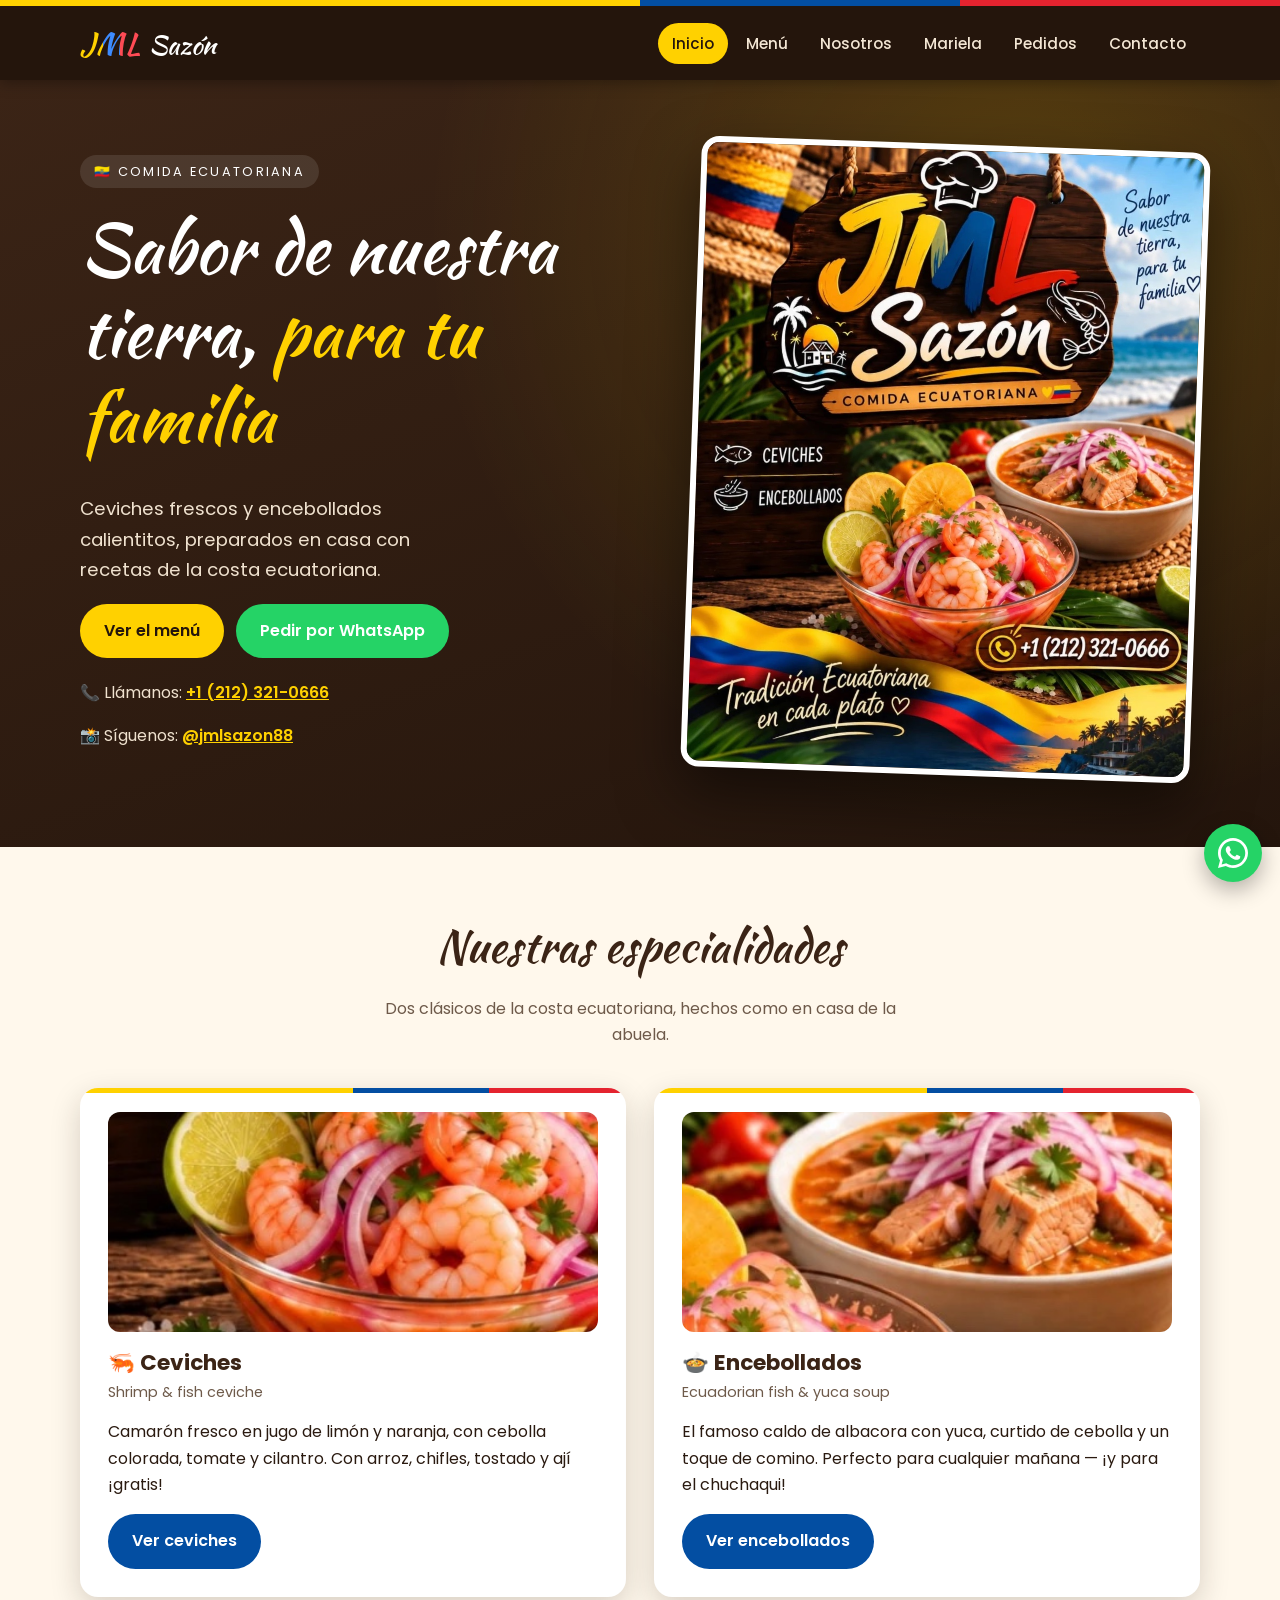
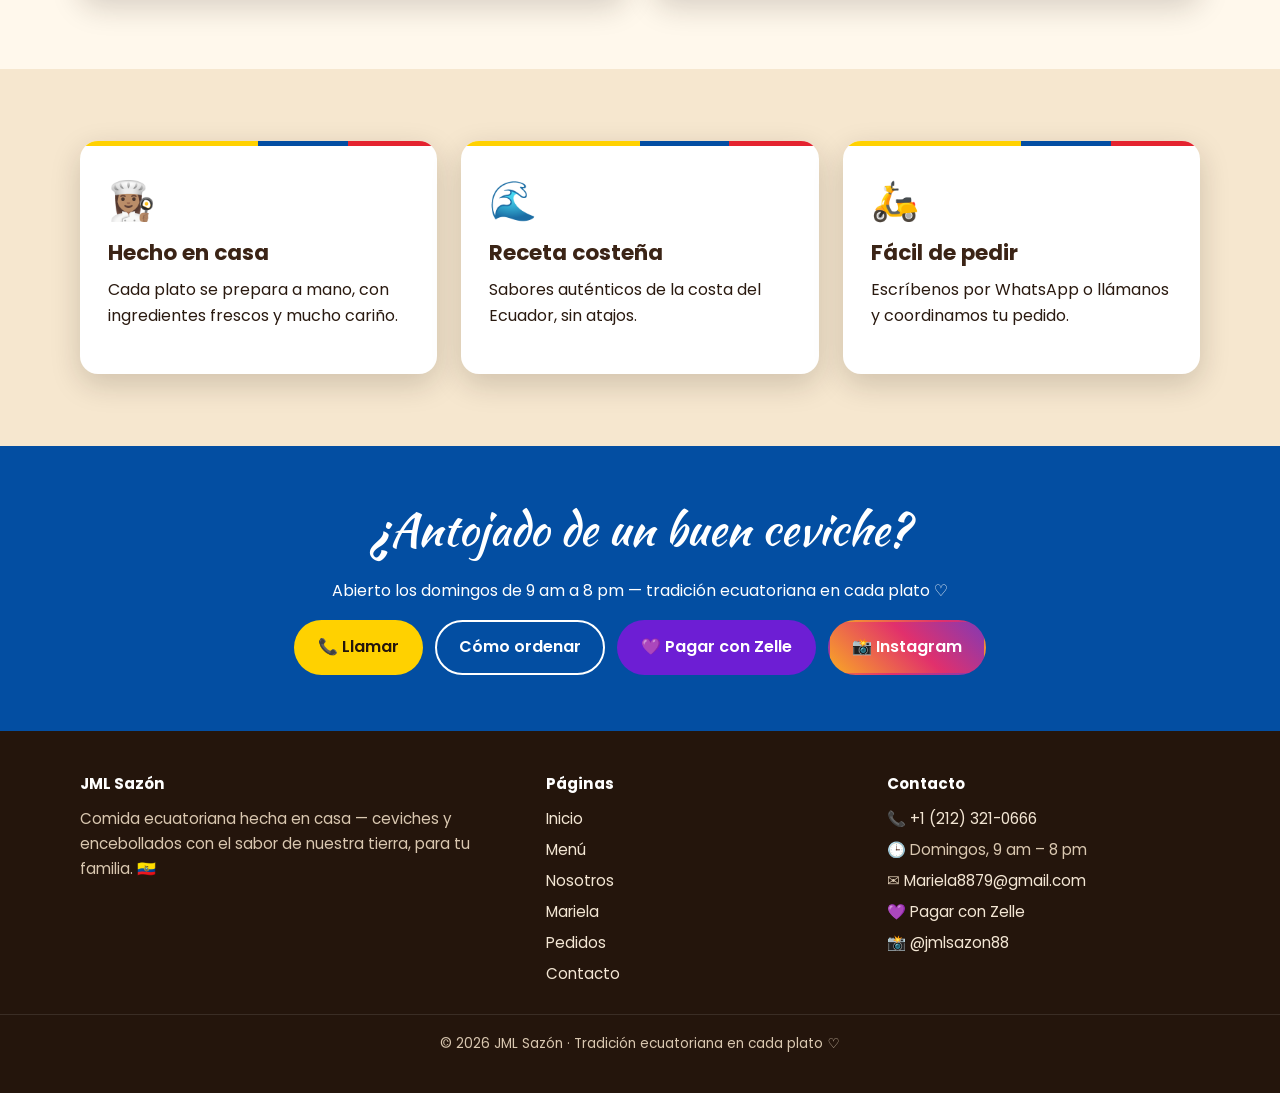
<file: index.html>
<!DOCTYPE html>
<html lang="es">
<head>
  <meta charset="UTF-8">
  <meta name="viewport" content="width=device-width, initial-scale=1">
  <title>JML Sazón | Comida Ecuatoriana – Ceviches y Encebollados</title>
  <meta name="description" content="JML Sazón: ceviches y encebollados ecuatorianos hechos en casa. Sabor de nuestra tierra, para tu familia.">
  <meta property="og:title" content="JML Sazón – Comida Ecuatoriana">
  <meta property="og:description" content="Ceviches y encebollados ecuatorianos hechos en casa.">
  <meta property="og:image" content="images/flyer.jpg">
  <link rel="icon" href="data:image/svg+xml,<svg xmlns='http://www.w3.org/2000/svg' viewBox='0 0 100 100'><text y='.9em' font-size='90'>🦐</text></svg>">
  <link rel="preconnect" href="https://fonts.googleapis.com">
  <link rel="preconnect" href="https://fonts.gstatic.com" crossorigin>
  <link href="https://fonts.googleapis.com/css2?family=Kaushan+Script&family=Poppins:wght@400;500;600;700&display=swap" rel="stylesheet">
  <link rel="stylesheet" href="css/styles.css">
  <script src="js/site.js" defer></script>
</head>
<body>
  <header class="site-header"></header>

  <main>
    <section class="hero">
      <div class="container hero-grid">
        <div>
          <span class="eyebrow">🇪🇨 Comida Ecuatoriana</span>
          <h1>Sabor de nuestra tierra, <span class="accent">para tu familia</span></h1>
          <p class="lead">Ceviches frescos y encebollados calientitos, preparados en casa con recetas de la costa ecuatoriana.</p>
          <div class="btn-row">
            <a class="btn btn-primary" href="menu.html">Ver el menú</a>
            <a class="btn btn-whatsapp" data-whatsapp href="pedidos.html">Pedir por WhatsApp</a>
          </div>
          <p style="margin-top:22px;color:#f0e2cf">📞 Llámanos: <a data-phone href="tel:+12123210666" style="color:#ffd100;font-weight:600">+1 (212) 321-0666</a></p>
          <p data-instagram-wrap style="margin-top:4px;color:#f0e2cf">📸 Síguenos: <a data-instagram href="https://www.instagram.com/jmlsazon88/" style="color:#ffd100;font-weight:600">@jmlsazon88</a></p>
        </div>
        <img class="hero-flyer" src="images/flyer.jpg" width="920" height="1146"
             alt="Flyer de JML Sazón, comida ecuatoriana: ceviche de camarón y encebollado de pescado.">
      </div>
    </section>

    <section class="section">
      <div class="container">
        <div class="section-title">
          <h2>Nuestras especialidades</h2>
          <p>Dos clásicos de la costa ecuatoriana, hechos como en casa de la abuela.</p>
        </div>
        <div class="grid-2">
          <article class="card">
            <div class="dish-photo ceviche" role="img" aria-label="Ceviche de camarón"></div>
            <h3>🦐 Ceviches</h3>
            <p class="sub">Shrimp & fish ceviche</p>
            <p>Camarón fresco en jugo de limón y naranja, con cebolla colorada, tomate y cilantro. Con arroz, chifles, tostado y ají ¡gratis!</p>
            <a class="btn btn-blue" href="menu.html#ceviches">Ver ceviches</a>
          </article>
          <article class="card">
            <div class="dish-photo encebollado" role="img" aria-label="Encebollado de pescado"></div>
            <h3>🍲 Encebollados</h3>
            <p class="sub">Ecuadorian fish & yuca soup</p>
            <p>El famoso caldo de albacora con yuca, curtido de cebolla y un toque de comino. Perfecto para cualquier mañana — ¡y para el chuchaqui!</p>
            <a class="btn btn-blue" href="menu.html#encebollados">Ver encebollados</a>
          </article>
        </div>
      </div>
    </section>

    <section class="section section-alt">
      <div class="container grid-3">
        <div class="card">
          <div class="icon">👩🏽‍🍳</div>
          <h3>Hecho en casa</h3>
          <p>Cada plato se prepara a mano, con ingredientes frescos y mucho cariño.</p>
        </div>
        <div class="card">
          <div class="icon">🌊</div>
          <h3>Receta costeña</h3>
          <p>Sabores auténticos de la costa del Ecuador, sin atajos.</p>
        </div>
        <div class="card">
          <div class="icon">🛵</div>
          <h3>Fácil de pedir</h3>
          <p>Escríbenos por WhatsApp o llámanos y coordinamos tu pedido.</p>
        </div>
      </div>
    </section>

    <section class="cta-band">
      <div class="container">
        <h2>¿Antojado de un buen ceviche?</h2>
        <p>Abierto los domingos de 9 am a 8 pm — tradición ecuatoriana en cada plato ♡</p>
        <div class="btn-row">
          <a class="btn btn-primary" data-phone data-keep-text="1" href="tel:+12123210666">📞 Llamar</a>
          <a class="btn btn-outline" href="pedidos.html">Cómo ordenar</a>
          <a class="btn btn-zelle" href="pedidos.html#zelle">💜 Pagar con Zelle</a>
          <a class="btn btn-instagram" data-instagram data-keep-text="1" data-instagram-wrap href="https://www.instagram.com/jmlsazon88/">📸 Instagram</a>
        </div>
      </div>
    </section>
  </main>

  <footer class="site-footer"></footer>
</body>
</html>
</file>
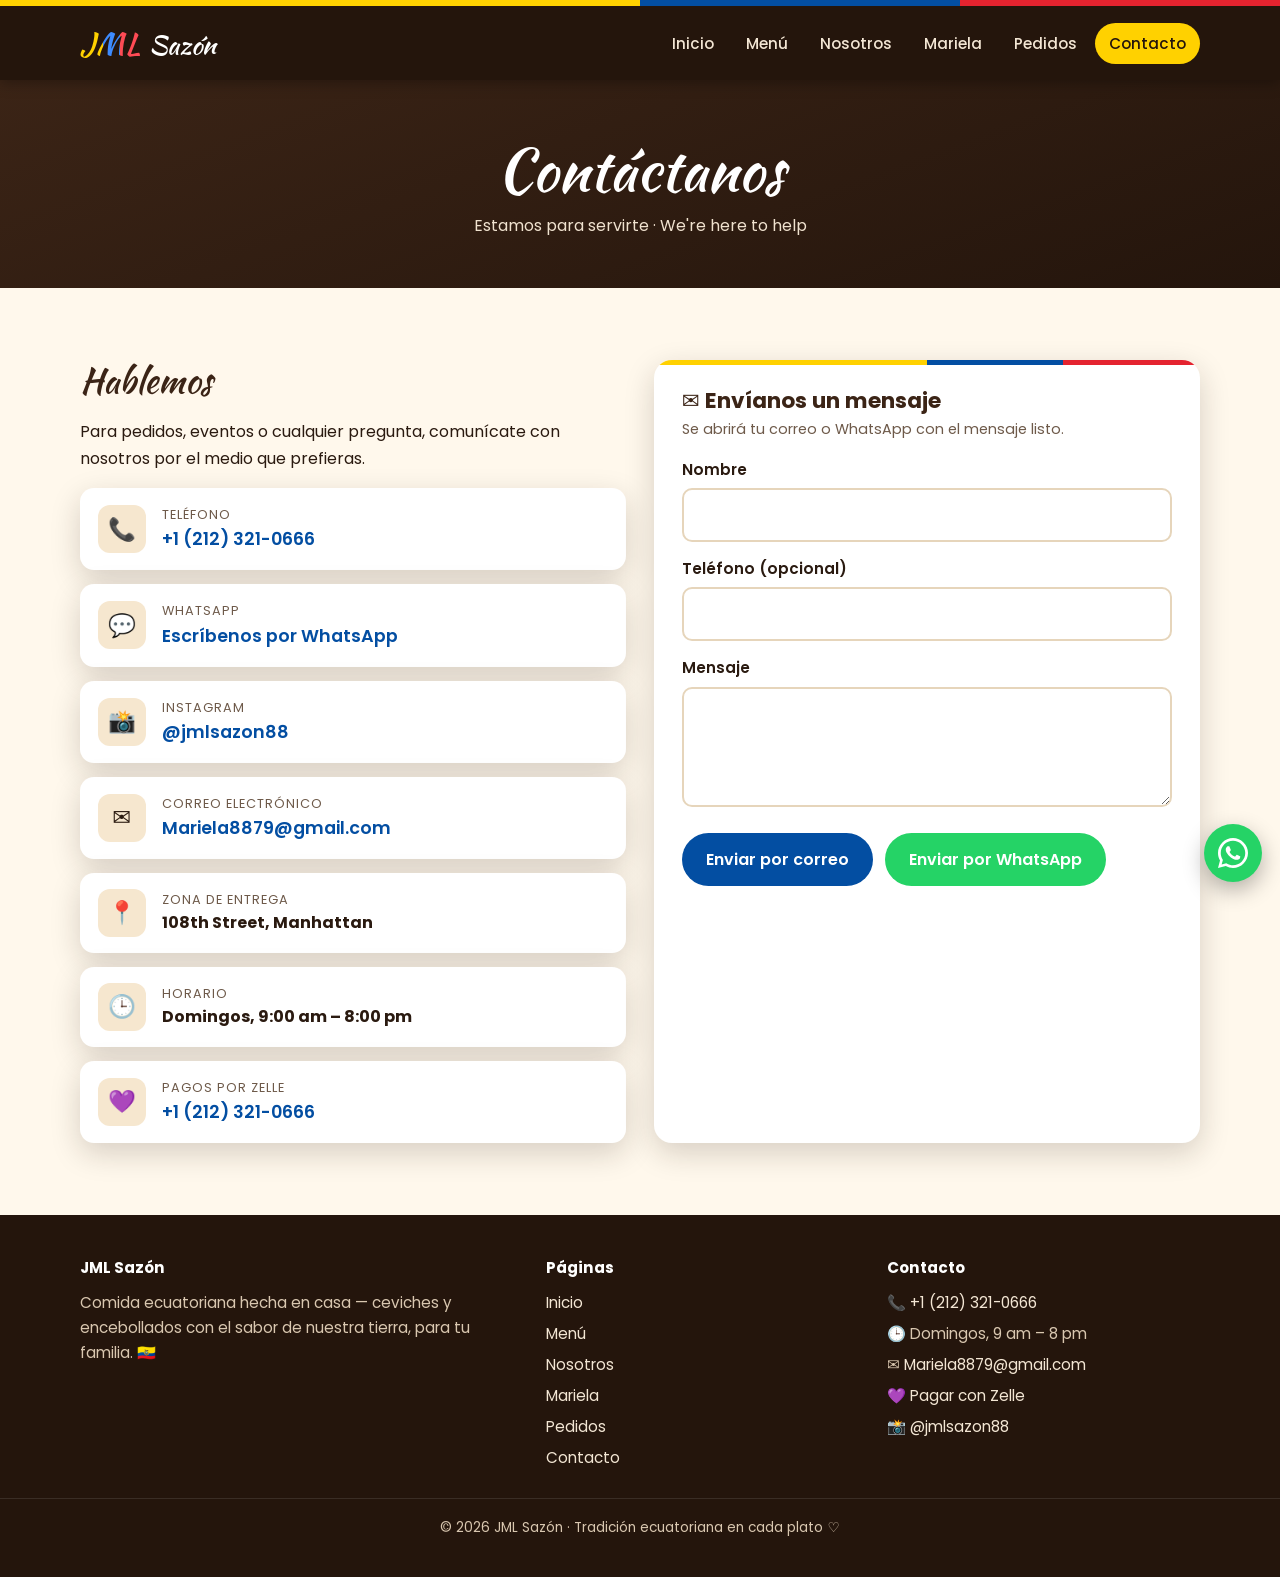
<file: contacto.html>
<!DOCTYPE html>
<html lang="es">
<head>
  <meta charset="UTF-8">
  <meta name="viewport" content="width=device-width, initial-scale=1">
  <title>Contacto | JML Sazón</title>
  <meta name="description" content="Contacta a JML Sazón por teléfono, WhatsApp o correo electrónico.">
  <link rel="icon" href="data:image/svg+xml,<svg xmlns='http://www.w3.org/2000/svg' viewBox='0 0 100 100'><text y='.9em' font-size='90'>🦐</text></svg>">
  <link rel="preconnect" href="https://fonts.googleapis.com">
  <link rel="preconnect" href="https://fonts.gstatic.com" crossorigin>
  <link href="https://fonts.googleapis.com/css2?family=Kaushan+Script&family=Poppins:wght@400;500;600;700&display=swap" rel="stylesheet">
  <link rel="stylesheet" href="css/styles.css">
  <script src="js/site.js" defer></script>
</head>
<body>
  <header class="site-header"></header>

  <main>
    <section class="page-banner">
      <div class="container">
        <h1>Contáctanos</h1>
        <p>Estamos para servirte · We're here to help</p>
      </div>
    </section>

    <section class="section">
      <div class="container grid-2">
        <div>
          <h2 style="font-family:var(--script);font-weight:400;font-size:2.2rem;color:var(--wood)">Hablemos</h2>
          <p>Para pedidos, eventos o cualquier pregunta, comunícate con nosotros por el medio que prefieras.</p>
          <ul class="contact-list">
            <li>
              <span class="ico">📞</span>
              <div><small>Teléfono</small><a data-phone href="tel:+12123210666">+1 (212) 321-0666</a></div>
            </li>
            <li>
              <span class="ico">💬</span>
              <div><small>WhatsApp</small><a data-whatsapp href="#">Escríbenos por WhatsApp</a></div>
            </li>
            <li data-instagram-wrap>
              <span class="ico">📸</span>
              <div><small>Instagram</small><a data-instagram href="https://www.instagram.com/jmlsazon88/">@jmlsazon88</a></div>
            </li>
            <li>
              <span class="ico">✉️</span>
              <div><small>Correo electrónico</small><a data-email href="mailto:Mariela8879@gmail.com">Mariela8879@gmail.com</a></div>
            </li>
            <li>
              <span class="ico">📍</span>
              <div><small>Zona de entrega</small><strong data-area>108th Street, Manhattan</strong></div>
            </li>
            <li>
              <span class="ico">🕒</span>
              <div><small>Horario</small><strong>Domingos, 9:00 am – 8:00 pm</strong></div>
            </li>
            <li>
              <span class="ico">💜</span>
              <div><small>Pagos por Zelle</small><a href="pedidos.html#zelle"><span data-zelle-phone>+1 (212) 321-0666</span></a></div>
            </li>
          </ul>
        </div>

        <div class="card">
          <h3>✉️ Envíanos un mensaje</h3>
          <p class="sub">Se abrirá tu correo o WhatsApp con el mensaje listo.</p>
          <form data-send="email">
            <label for="c-nombre">Nombre</label>
            <input id="c-nombre" name="Nombre" required autocomplete="name">

            <label for="c-tel">Teléfono (opcional)</label>
            <input id="c-tel" name="Teléfono" type="tel" autocomplete="tel">

            <label for="c-msg">Mensaje</label>
            <textarea id="c-msg" name="Mensaje" required></textarea>

            <div class="btn-row">
              <button class="btn btn-blue" type="submit" value="email">Enviar por correo</button>
              <button class="btn btn-whatsapp" type="submit" value="whatsapp">Enviar por WhatsApp</button>
            </div>
          </form>
        </div>
      </div>
    </section>
  </main>

  <footer class="site-footer"></footer>
</body>
</html>
</file>
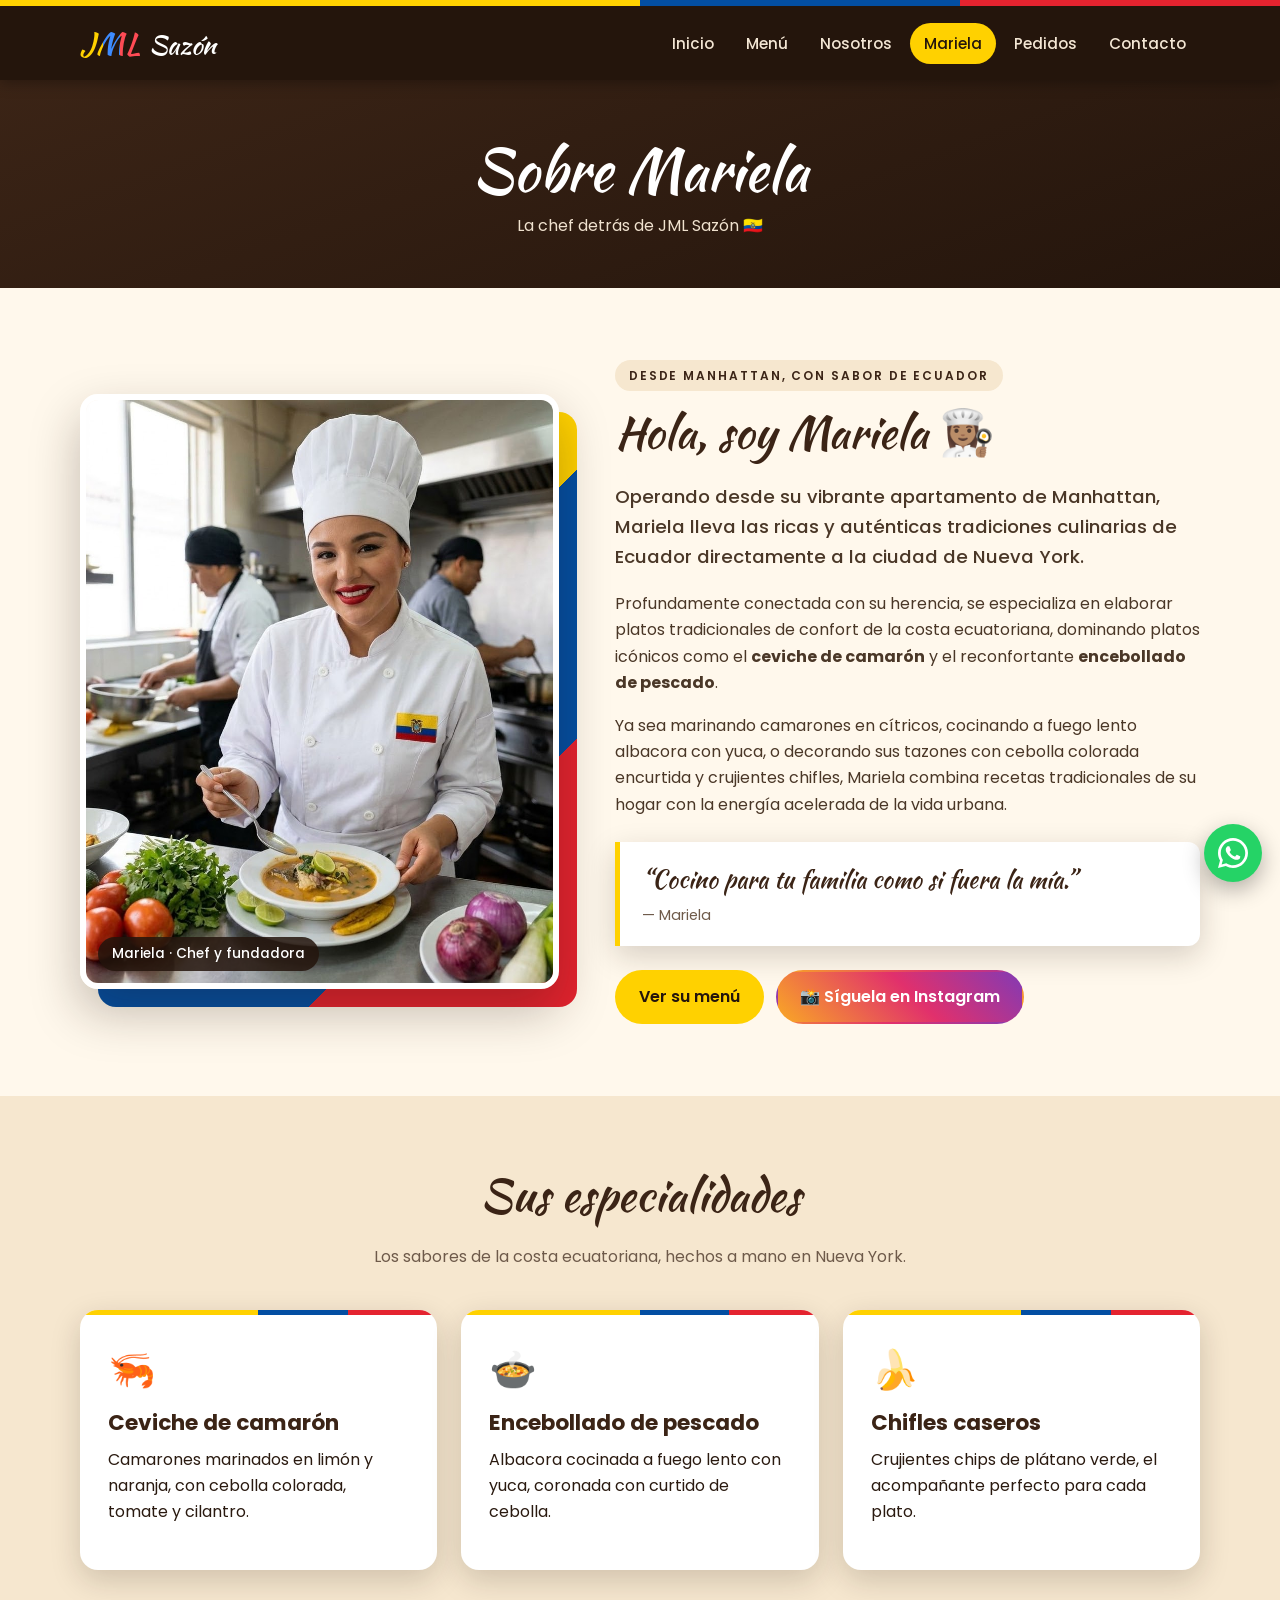
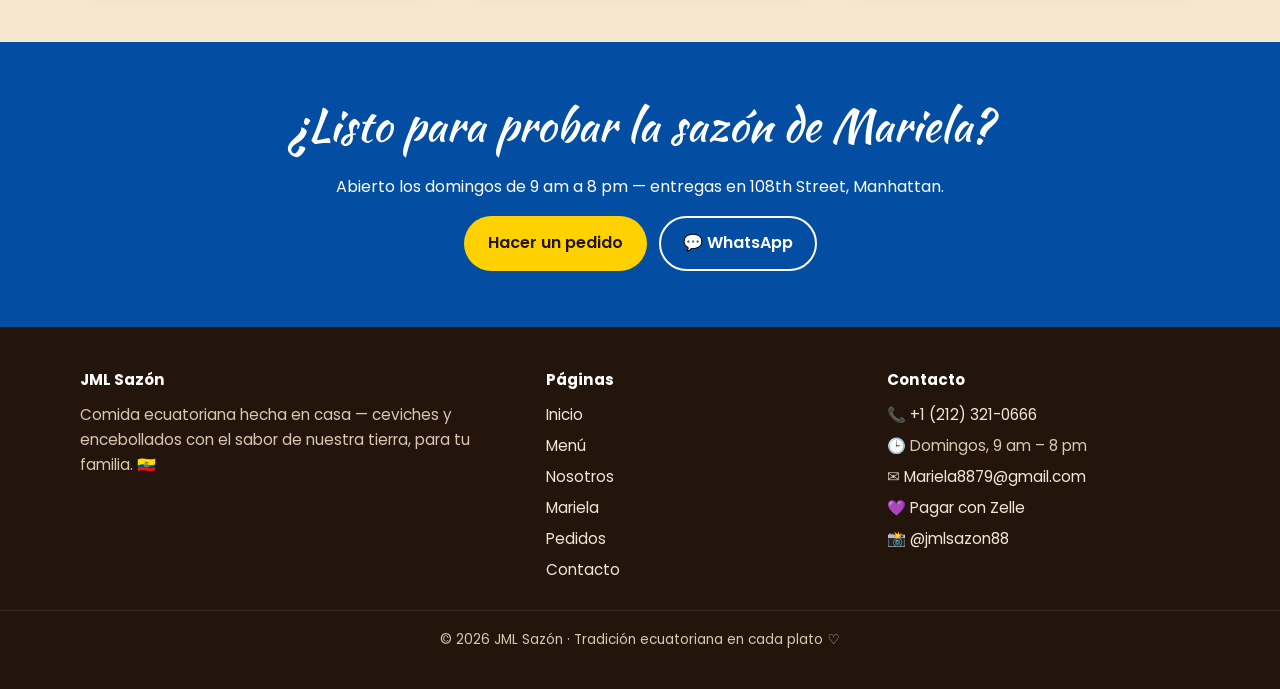
<file: mariela.html>
<!DOCTYPE html>
<html lang="es">
<head>
  <meta charset="UTF-8">
  <meta name="viewport" content="width=device-width, initial-scale=1">
  <title>Sobre Mariela | JML Sazón</title>
  <meta name="description" content="Conoce a Mariela, la chef detrás de JML Sazón: ceviches y encebollados ecuatorianos hechos en Manhattan.">
  <meta property="og:title" content="Sobre Mariela – JML Sazón">
  <meta property="og:image" content="images/mariela.jpg">
  <link rel="icon" href="data:image/svg+xml,<svg xmlns='http://www.w3.org/2000/svg' viewBox='0 0 100 100'><text y='.9em' font-size='90'>🦐</text></svg>">
  <link rel="preconnect" href="https://fonts.googleapis.com">
  <link rel="preconnect" href="https://fonts.gstatic.com" crossorigin>
  <link href="https://fonts.googleapis.com/css2?family=Kaushan+Script&family=Poppins:wght@400;500;600;700&display=swap" rel="stylesheet">
  <link rel="stylesheet" href="css/styles.css">
  <script src="js/site.js" defer></script>
</head>
<body>
  <header class="site-header"></header>

  <main>
    <section class="page-banner">
      <div class="container">
        <h1>Sobre Mariela</h1>
        <p>La chef detrás de JML Sazón 🇪🇨</p>
      </div>
    </section>

    <section class="section">
      <div class="container chef-grid">
        <figure class="chef-photo">
          <img src="images/mariela.jpg" width="922" height="1152"
               alt="Mariela, chef de JML Sazón, sirviendo un encebollado de pescado en su cocina.">
          <figcaption>Mariela · Chef y fundadora</figcaption>
        </figure>

        <div class="chef-bio">
          <span class="eyebrow-dark">Desde Manhattan, con sabor de Ecuador</span>
          <h2>Hola, soy Mariela 👩🏽‍🍳</h2>
          <!-- ✏️ Her bio — edit freely. -->
          <p class="bio-lead">Operando desde su vibrante apartamento de Manhattan, Mariela lleva las ricas y auténticas tradiciones culinarias de Ecuador directamente a la ciudad de Nueva York.</p>
          <p>Profundamente conectada con su herencia, se especializa en elaborar platos tradicionales de confort de la costa ecuatoriana, dominando platos icónicos como el <strong>ceviche de camarón</strong> y el reconfortante <strong>encebollado de pescado</strong>.</p>
          <p>Ya sea marinando camarones en cítricos, cocinando a fuego lento albacora con yuca, o decorando sus tazones con cebolla colorada encurtida y crujientes chifles, Mariela combina recetas tradicionales de su hogar con la energía acelerada de la vida urbana.</p>

          <blockquote class="chef-quote">“Cocino para tu familia como si fuera la mía.”<cite>— Mariela</cite></blockquote>

          <div class="btn-row">
            <a class="btn btn-primary" href="menu.html">Ver su menú</a>
            <a class="btn btn-instagram" data-instagram data-keep-text="1" data-instagram-wrap href="https://www.instagram.com/jmlsazon88/">📸 Síguela en Instagram</a>
          </div>
        </div>
      </div>
    </section>

    <section class="section section-alt">
      <div class="container">
        <div class="section-title">
          <h2>Sus especialidades</h2>
          <p>Los sabores de la costa ecuatoriana, hechos a mano en Nueva York.</p>
        </div>
        <div class="grid-3">
          <div class="card">
            <div class="icon">🦐</div>
            <h3>Ceviche de camarón</h3>
            <p>Camarones marinados en limón y naranja, con cebolla colorada, tomate y cilantro.</p>
          </div>
          <div class="card">
            <div class="icon">🍲</div>
            <h3>Encebollado de pescado</h3>
            <p>Albacora cocinada a fuego lento con yuca, coronada con curtido de cebolla.</p>
          </div>
          <div class="card">
            <div class="icon">🍌</div>
            <h3>Chifles caseros</h3>
            <p>Crujientes chips de plátano verde, el acompañante perfecto para cada plato.</p>
          </div>
        </div>
      </div>
    </section>

    <section class="cta-band">
      <div class="container">
        <h2>¿Listo para probar la sazón de Mariela?</h2>
        <p>Abierto los domingos de 9 am a 8 pm — entregas en <span data-area>108th Street, Manhattan</span>.</p>
        <div class="btn-row">
          <a class="btn btn-primary" href="pedidos.html">Hacer un pedido</a>
          <a class="btn btn-outline" data-whatsapp href="pedidos.html">💬 WhatsApp</a>
        </div>
      </div>
    </section>
  </main>

  <footer class="site-footer"></footer>
</body>
</html>
</file>
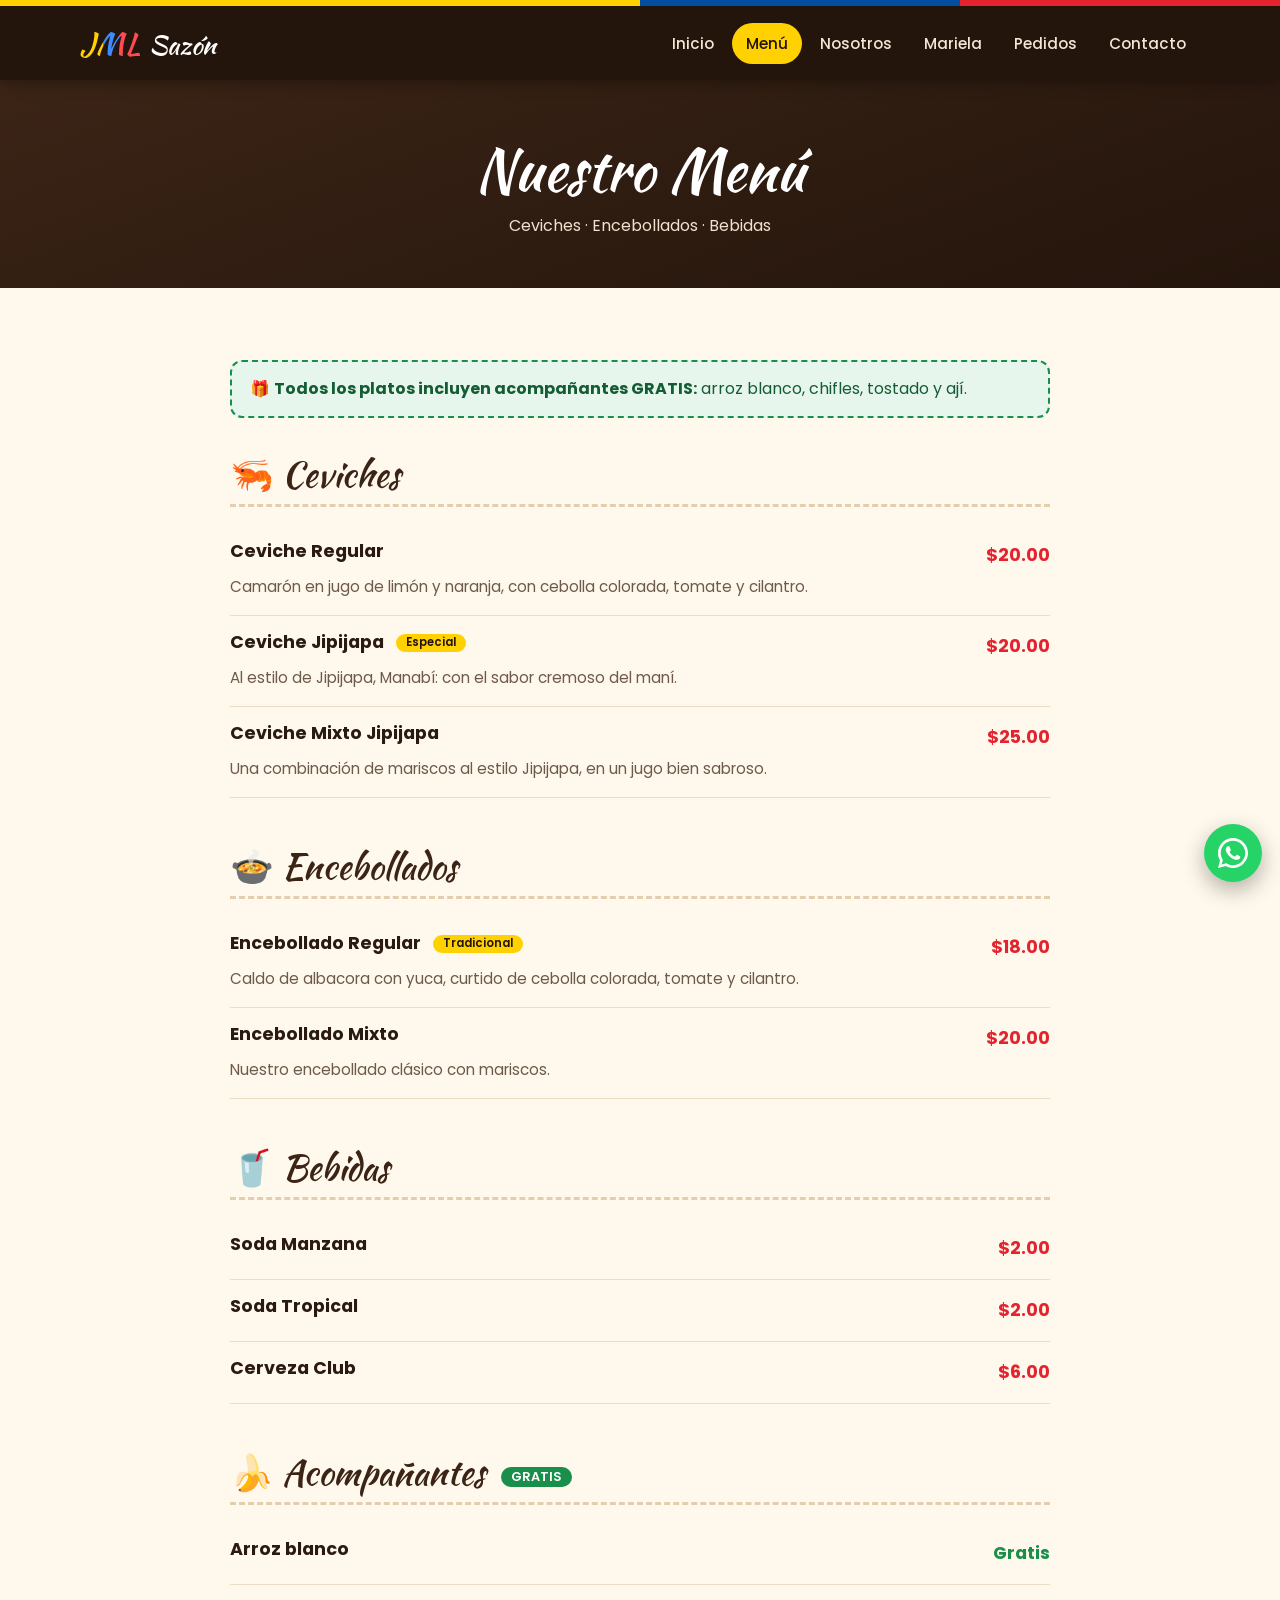
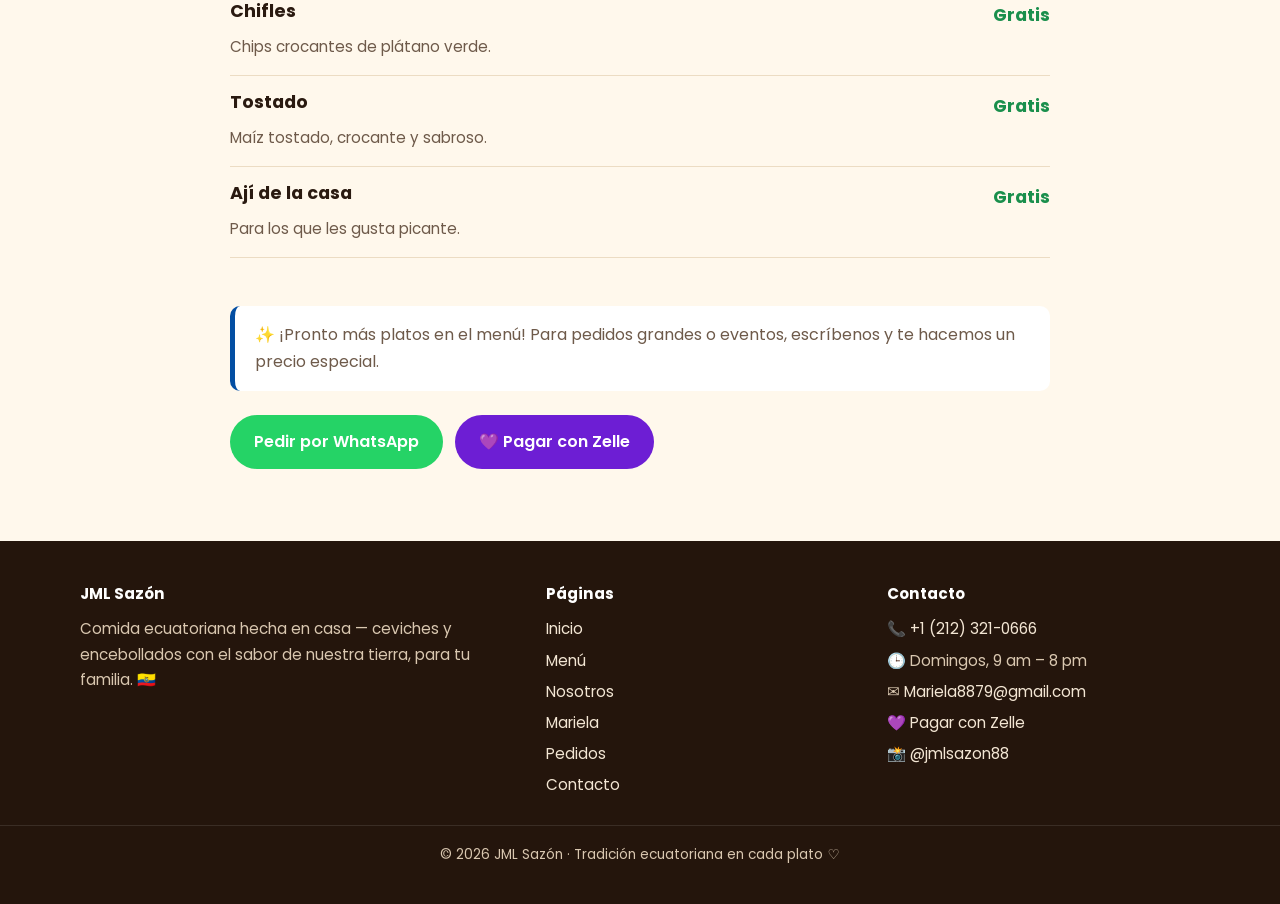
<file: menu.html>
<!DOCTYPE html>
<html lang="es">
<head>
  <meta charset="UTF-8">
  <meta name="viewport" content="width=device-width, initial-scale=1">
  <title>Menú | JML Sazón</title>
  <meta name="description" content="Menú de JML Sazón: ceviches, encebollados y bebidas. Acompañantes gratis.">
  <link rel="icon" href="data:image/svg+xml,<svg xmlns='http://www.w3.org/2000/svg' viewBox='0 0 100 100'><text y='.9em' font-size='90'>🦐</text></svg>">
  <link rel="preconnect" href="https://fonts.googleapis.com">
  <link rel="preconnect" href="https://fonts.gstatic.com" crossorigin>
  <link href="https://fonts.googleapis.com/css2?family=Kaushan+Script&family=Poppins:wght@400;500;600;700&display=swap" rel="stylesheet">
  <link rel="stylesheet" href="css/styles.css">
  <script src="js/site.js" defer></script>
</head>
<body>
  <header class="site-header"></header>

  <main>
    <section class="page-banner">
      <div class="container">
        <h1>Nuestro Menú</h1>
        <p>Ceviches · Encebollados · Bebidas</p>
      </div>
    </section>

    <section class="section">
      <div class="container" style="max-width:820px">
        <!-- ✏️ PRICES: Mariela's prices (Nov 2026). Edit here when they change. -->

        <p class="free-sides">🎁 <strong>Todos los platos incluyen acompañantes GRATIS:</strong> arroz blanco, chifles, tostado y ají.</p>

        <div class="menu-group" id="ceviches">
          <h2>🦐 Ceviches</h2>
          <div class="menu-item">
            <h3>Ceviche Regular</h3>
            <span class="price">$20.00</span>
            <p>Camarón en jugo de limón y naranja, con cebolla colorada, tomate y cilantro.</p>
          </div>
          <div class="menu-item">
            <h3>Ceviche Jipijapa <span class="tag">Especial</span></h3>
            <span class="price">$20.00</span>
            <p>Al estilo de Jipijapa, Manabí: con el sabor cremoso del maní.</p>
          </div>
          <div class="menu-item">
            <h3>Ceviche Mixto Jipijapa</h3>
            <span class="price">$25.00</span>
            <p>Una combinación de mariscos al estilo Jipijapa, en un jugo bien sabroso.</p>
          </div>
        </div>

        <div class="menu-group" id="encebollados">
          <h2>🍲 Encebollados</h2>
          <div class="menu-item">
            <h3>Encebollado Regular <span class="tag">Tradicional</span></h3>
            <span class="price">$18.00</span>
            <p>Caldo de albacora con yuca, curtido de cebolla colorada, tomate y cilantro.</p>
          </div>
          <div class="menu-item">
            <h3>Encebollado Mixto</h3>
            <span class="price">$20.00</span>
            <p>Nuestro encebollado clásico con mariscos.</p>
          </div>
        </div>

        <div class="menu-group" id="bebidas">
          <h2>🥤 Bebidas</h2>
          <div class="menu-item">
            <h3>Soda Manzana</h3>
            <span class="price">$2.00</span>
          </div>
          <div class="menu-item">
            <h3>Soda Tropical</h3>
            <span class="price">$2.00</span>
          </div>
          <div class="menu-item">
            <h3>Cerveza Club</h3>
            <span class="price">$6.00</span>
          </div>
        </div>

        <div class="menu-group" id="extras">
          <h2>🍌 Acompañantes <span class="tag tag-free">GRATIS</span></h2>
          <div class="menu-item">
            <h3>Arroz blanco</h3>
            <span class="price free">Gratis</span>
          </div>
          <div class="menu-item">
            <h3>Chifles</h3>
            <span class="price free">Gratis</span>
            <p>Chips crocantes de plátano verde.</p>
          </div>
          <div class="menu-item">
            <h3>Tostado</h3>
            <span class="price free">Gratis</span>
            <p>Maíz tostado, crocante y sabroso.</p>
          </div>
          <div class="menu-item">
            <h3>Ají de la casa</h3>
            <span class="price free">Gratis</span>
            <p>Para los que les gusta picante.</p>
          </div>
        </div>

        <p class="note">✨ ¡Pronto más platos en el menú! Para pedidos grandes o eventos, escríbenos y te hacemos un precio especial.</p>
        <div class="btn-row" style="margin-top:24px">
          <a class="btn btn-whatsapp" data-whatsapp href="pedidos.html">Pedir por WhatsApp</a>
          <a class="btn btn-zelle" href="pedidos.html#zelle">💜 Pagar con Zelle</a>
        </div>
      </div>
    </section>
  </main>

  <footer class="site-footer"></footer>
</body>
</html>
</file>
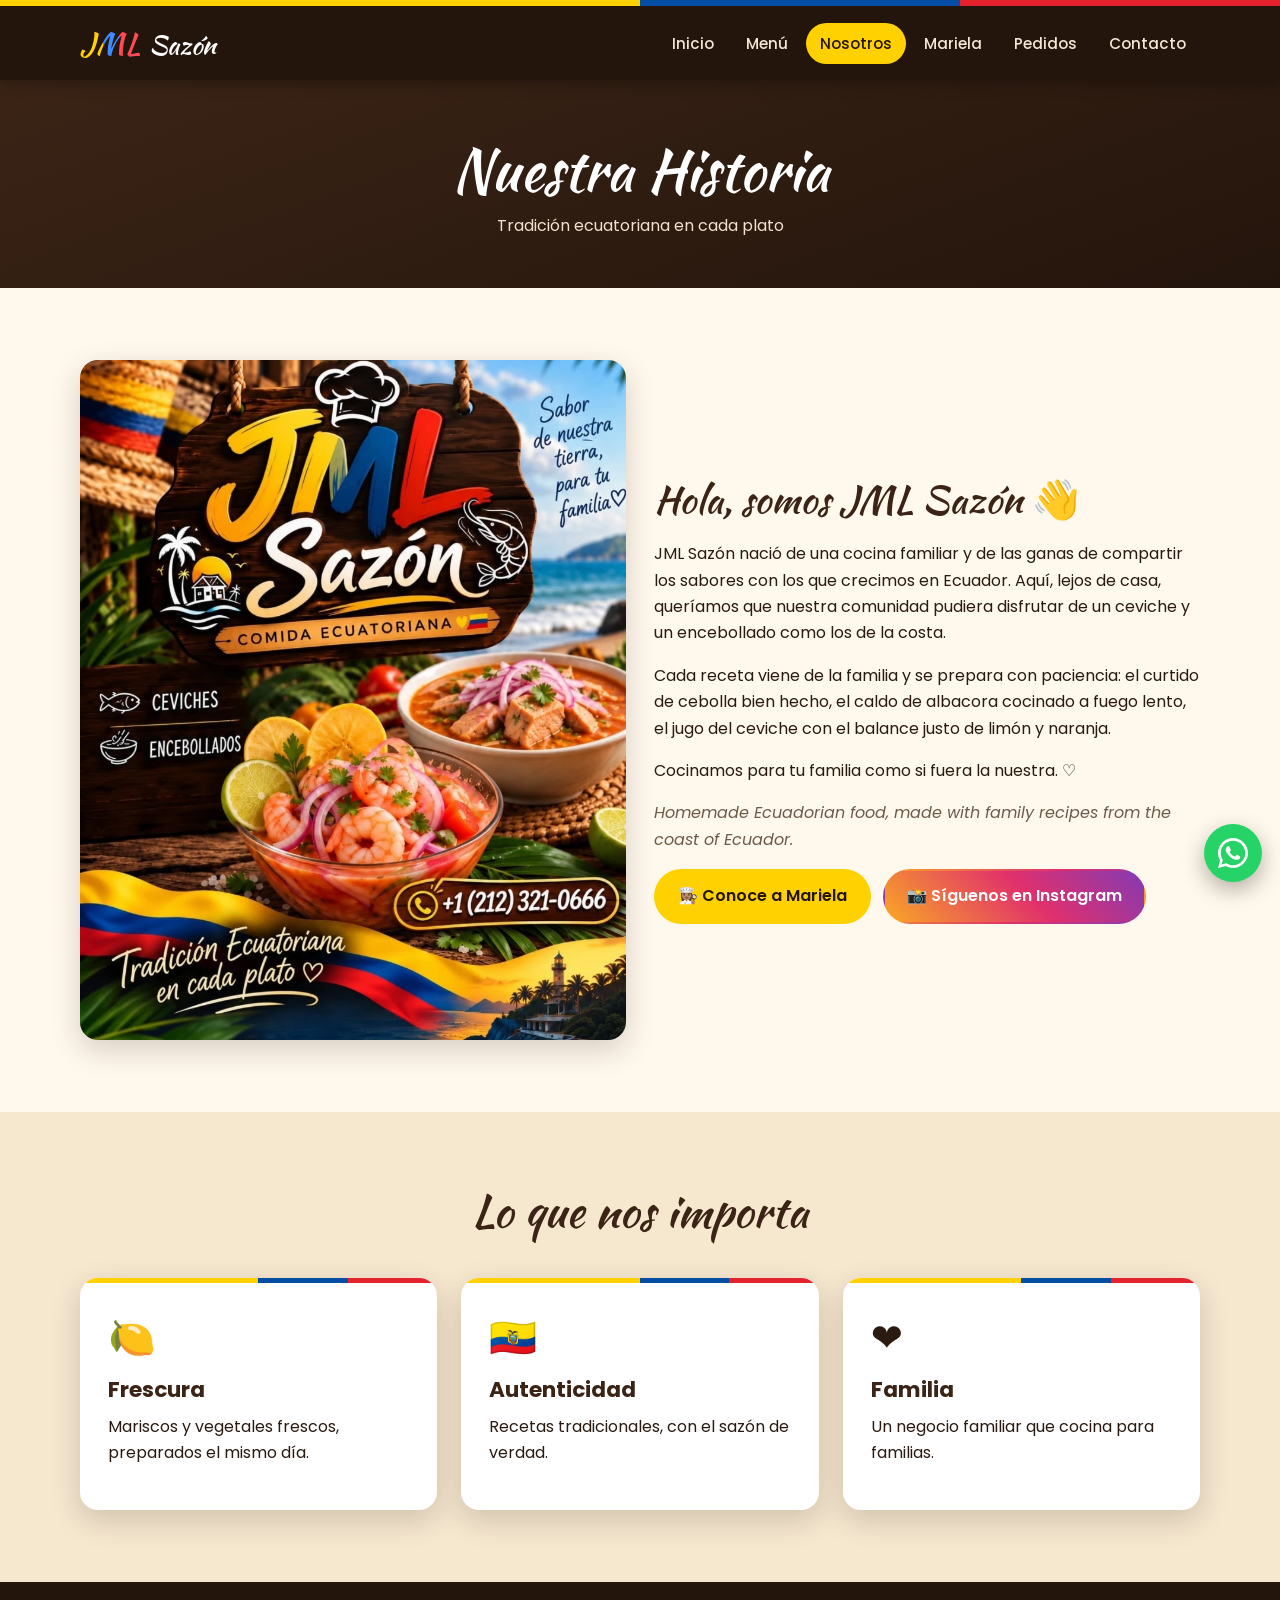
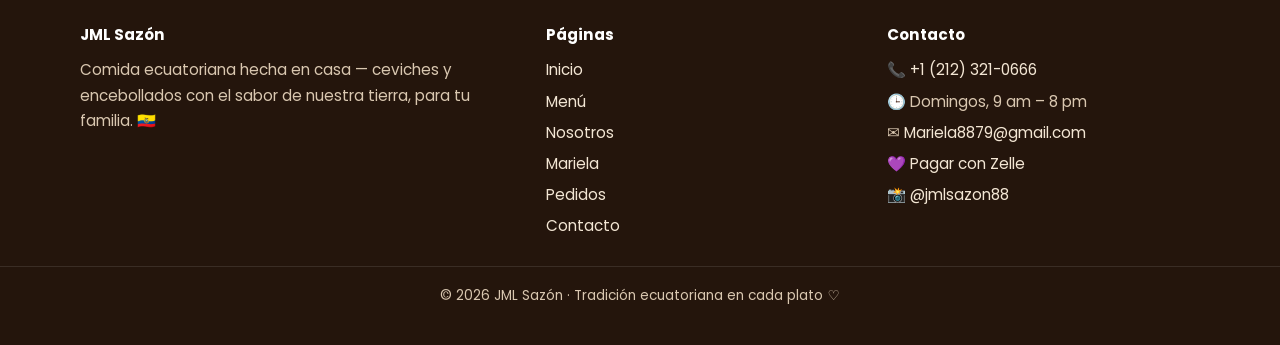
<file: nosotros.html>
<!DOCTYPE html>
<html lang="es">
<head>
  <meta charset="UTF-8">
  <meta name="viewport" content="width=device-width, initial-scale=1">
  <title>Nosotros | JML Sazón</title>
  <meta name="description" content="Conoce la historia de JML Sazón, comida ecuatoriana hecha en casa.">
  <link rel="icon" href="data:image/svg+xml,<svg xmlns='http://www.w3.org/2000/svg' viewBox='0 0 100 100'><text y='.9em' font-size='90'>🦐</text></svg>">
  <link rel="preconnect" href="https://fonts.googleapis.com">
  <link rel="preconnect" href="https://fonts.gstatic.com" crossorigin>
  <link href="https://fonts.googleapis.com/css2?family=Kaushan+Script&family=Poppins:wght@400;500;600;700&display=swap" rel="stylesheet">
  <link rel="stylesheet" href="css/styles.css">
  <script src="js/site.js" defer></script>
</head>
<body>
  <header class="site-header"></header>

  <main>
    <section class="page-banner">
      <div class="container">
        <h1>Nuestra Historia</h1>
        <p>Tradición ecuatoriana en cada plato</p>
      </div>
    </section>

    <section class="section">
      <div class="container grid-2" style="align-items:center">
        <img src="images/flyer.jpg" width="920" height="1146" alt="Flyer de JML Sazón"
             style="border-radius:18px;box-shadow:0 10px 30px rgba(36,21,12,.18)">
        <div>
          <!-- ✏️ Replace this text with her real story. -->
          <h2 style="font-family:var(--script);font-weight:400;font-size:2.4rem;color:var(--wood)">Hola, somos JML Sazón 👋</h2>
          <p>JML Sazón nació de una cocina familiar y de las ganas de compartir los sabores con los que crecimos en Ecuador. Aquí, lejos de casa, queríamos que nuestra comunidad pudiera disfrutar de un ceviche y un encebollado como los de la costa.</p>
          <p>Cada receta viene de la familia y se prepara con paciencia: el curtido de cebolla bien hecho, el caldo de albacora cocinado a fuego lento, el jugo del ceviche con el balance justo de limón y naranja.</p>
          <p>Cocinamos para tu familia como si fuera la nuestra. ♡</p>
          <p class="sub" style="color:var(--muted);font-style:italic">Homemade Ecuadorian food, made with family recipes from the coast of Ecuador.</p>
          <div class="btn-row" data-instagram-wrap>
            <a class="btn btn-primary" href="mariela.html">👩🏽‍🍳 Conoce a Mariela</a>
            <a class="btn btn-instagram" data-instagram data-keep-text="1" href="https://www.instagram.com/jmlsazon88/">📸 Síguenos en Instagram</a>
          </div>
        </div>
      </div>
    </section>

    <section class="section section-alt">
      <div class="container">
        <div class="section-title"><h2>Lo que nos importa</h2></div>
        <div class="grid-3">
          <div class="card">
            <div class="icon">🍋</div>
            <h3>Frescura</h3>
            <p>Mariscos y vegetales frescos, preparados el mismo día.</p>
          </div>
          <div class="card">
            <div class="icon">🇪🇨</div>
            <h3>Autenticidad</h3>
            <p>Recetas tradicionales, con el sazón de verdad.</p>
          </div>
          <div class="card">
            <div class="icon">❤️</div>
            <h3>Familia</h3>
            <p>Un negocio familiar que cocina para familias.</p>
          </div>
        </div>
      </div>
    </section>
  </main>

  <footer class="site-footer"></footer>
</body>
</html>
</file>
<file: css/styles.css>
/* ==========================================================
   JML Sazón — Comida Ecuatoriana
   Colors come from the Ecuador flag + the wood sign on the flyer.
   ========================================================== */
:root {
  --yellow: #ffd100;
  --blue: #034ea2;
  --red: #e4232f;
  --wood: #3b2416;
  --wood-dark: #24150c;
  --cream: #fff8ec;
  --sand: #f6e7cf;
  --ink: #2a1a10;
  --muted: #6e5a4a;
  --radius: 18px;
  --shadow: 0 10px 30px rgba(36, 21, 12, 0.18);
  --script: "Kaushan Script", cursive;
  --sans: "Poppins", system-ui, -apple-system, "Segoe UI", sans-serif;
  --max: 1120px;
}

* { box-sizing: border-box; }
html { scroll-behavior: smooth; }
body {
  margin: 0;
  font-family: var(--sans);
  color: var(--ink);
  background: var(--cream);
  line-height: 1.65;
}
img { max-width: 100%; height: auto; display: block; }
a { color: var(--blue); }
h1, h2, h3 { line-height: 1.2; margin: 0 0 0.5em; }
p { margin: 0 0 1em; }

.container { width: min(100% - 32px, var(--max)); margin-inline: auto; }

/* ---------- Flag stripe ---------- */
.flag-stripe {
  height: 6px;
  background: linear-gradient(90deg, var(--yellow) 0 50%, var(--blue) 50% 75%, var(--red) 75% 100%);
}

/* ---------- Header / nav ---------- */
.site-header {
  position: sticky; top: 0; z-index: 50;
  background: var(--wood-dark);
  box-shadow: 0 2px 14px rgba(0,0,0,.35);
}
.nav {
  display: flex; align-items: center; justify-content: space-between;
  gap: 16px; padding: 12px 0;
}
.brand {
  display: flex; align-items: baseline; gap: 8px;
  text-decoration: none; color: #fff;
}
.brand .jml {
  font-family: var(--script); font-size: 1.9rem; letter-spacing: 1px;
  background: linear-gradient(90deg, var(--yellow) 0 38%, #3d8bff 38% 66%, #ff4b55 66%);
  -webkit-background-clip: text; background-clip: text; color: transparent;
}
.brand .sazon { font-family: var(--script); font-size: 1.6rem; color: #fff; }

.nav-links { display: flex; gap: 4px; list-style: none; margin: 0; padding: 0; }
.nav-links a {
  display: block; padding: 8px 14px; border-radius: 999px;
  color: #f3e6d4; text-decoration: none; font-weight: 500; font-size: .95rem;
  transition: background .2s, color .2s;
}
.nav-links a:hover { background: rgba(255,255,255,.08); color: #fff; }
.nav-links a[aria-current="page"] { background: var(--yellow); color: var(--wood-dark); }

.nav-toggle {
  display: none; background: none; border: 2px solid rgba(255,255,255,.3);
  color: #fff; border-radius: 10px; padding: 6px 10px; font-size: 1.2rem; cursor: pointer;
}

@media (max-width: 820px) {
  .nav-toggle { display: block; }
  .nav-links {
    display: none; position: absolute; left: 0; right: 0; top: 100%;
    flex-direction: column; background: var(--wood-dark); padding: 8px 16px 16px;
  }
  .nav-links.open { display: flex; }
  .nav-links a { padding: 12px 14px; }
}

/* ---------- Buttons ---------- */
.btn {
  display: inline-flex; align-items: center; gap: 8px;
  padding: 12px 22px; border-radius: 999px; font-weight: 600;
  text-decoration: none; border: 2px solid transparent; cursor: pointer;
  font-family: inherit; font-size: 1rem;
  transition: transform .15s, box-shadow .15s, background .2s;
}
.btn:hover { transform: translateY(-2px); box-shadow: 0 8px 18px rgba(0,0,0,.18); }
.btn-primary { background: var(--yellow); color: var(--wood-dark); }
.btn-blue { background: var(--blue); color: #fff; }
.btn-whatsapp { background: #25d366; color: #fff; }
.btn-outline { border-color: currentColor; color: #fff; background: transparent; }
.btn-row { display: flex; flex-wrap: wrap; gap: 12px; }

/* ---------- Hero ---------- */
.hero {
  background:
    radial-gradient(circle at 80% 20%, rgba(255,209,0,.18), transparent 50%),
    linear-gradient(160deg, var(--wood) 0%, var(--wood-dark) 100%);
  color: #fff; padding: 64px 0 72px;
  overflow: hidden; /* keeps the tilted flyer from poking past the screen edge */
}
.hero-grid {
  display: grid; grid-template-columns: 1.05fr .95fr; gap: 48px; align-items: center;
}
.eyebrow {
  display: inline-block; font-size: .8rem; letter-spacing: .18em; text-transform: uppercase;
  background: rgba(255,255,255,.1); padding: 6px 14px; border-radius: 999px; margin-bottom: 18px;
}
.hero h1 { font-family: var(--script); font-weight: 400; font-size: clamp(2.6rem, 6vw, 4.4rem); }
.hero h1 .accent { color: var(--yellow); }
.hero .lead { font-size: 1.15rem; color: #f0e2cf; max-width: 34ch; }
.hero-flyer {
  border-radius: var(--radius); box-shadow: 0 25px 60px rgba(0,0,0,.5);
  transform: rotate(2deg); border: 6px solid #fff;
}
@media (max-width: 820px) {
  .hero { padding: 40px 0 48px; }
  .hero-grid { grid-template-columns: 1fr; gap: 32px; }
  .hero-flyer { transform: none; }
}

/* ---------- Page banner (inner pages) ---------- */
.page-banner {
  background: linear-gradient(160deg, var(--wood) 0%, var(--wood-dark) 100%);
  color: #fff; padding: 56px 0 48px; text-align: center;
}
.page-banner h1 { font-family: var(--script); font-weight: 400; font-size: clamp(2.4rem, 6vw, 3.6rem); margin: 0; }
.page-banner p { color: #f0e2cf; margin: 8px 0 0; }

/* ---------- Sections ---------- */
.section { padding: 72px 0; }
.section-alt { background: var(--sand); }
.section-title { text-align: center; margin-bottom: 40px; }
.section-title h2 { font-family: var(--script); font-weight: 400; font-size: clamp(2rem, 5vw, 2.8rem); color: var(--wood); }
.section-title p { color: var(--muted); max-width: 56ch; margin-inline: auto; }

.grid-2 { display: grid; grid-template-columns: repeat(2, 1fr); gap: 28px; }
.grid-3 { display: grid; grid-template-columns: repeat(3, 1fr); gap: 24px; }
@media (max-width: 820px) { .grid-2, .grid-3 { grid-template-columns: 1fr; } }

.card {
  background: #fff; border-radius: var(--radius); padding: 28px;
  box-shadow: var(--shadow); position: relative; overflow: hidden;
}
.card::before {
  content: ""; position: absolute; inset: 0 0 auto 0; height: 5px;
  background: linear-gradient(90deg, var(--yellow) 0 50%, var(--blue) 50% 75%, var(--red) 75%);
}
.card .icon { font-size: 2.4rem; margin-bottom: 8px; }
.card h3 { font-size: 1.35rem; color: var(--wood); }
.card .sub { color: var(--muted); font-size: .9rem; margin-top: -6px; }

/* Dish feature (photo crop from the flyer) */
.dish-photo {
  height: 220px; border-radius: 12px; margin: -4px 0 18px;
  background-image: url("../images/flyer.jpg"); background-size: 220%;
}
.dish-photo.ceviche { background-position: 38% 72%; }
.dish-photo.encebollado { background-position: 92% 54%; }

/* ---------- Menu ---------- */
.menu-group { margin-bottom: 48px; }
.menu-group h2 {
  font-family: var(--script); font-weight: 400; color: var(--wood);
  font-size: 2.2rem; border-bottom: 3px dashed #e3cfae; padding-bottom: 8px;
}
.menu-item {
  display: grid; grid-template-columns: 1fr auto; gap: 4px 16px;
  padding: 16px 0; border-bottom: 1px solid #ecdcc3;
}
.menu-item h3 { font-size: 1.1rem; margin: 0; }
.menu-item .price { font-weight: 700; color: var(--red); font-size: 1.1rem; }
.menu-item p { grid-column: 1 / -1; margin: 0; color: var(--muted); font-size: .95rem; }
.tag {
  display: inline-block; font-size: .72rem; font-weight: 600; padding: 2px 10px;
  border-radius: 999px; background: var(--yellow); color: var(--wood-dark); margin-left: 8px;
  vertical-align: middle;
}
.menu-item .price.free { color: #1a8f4c; }
.tag-free { background: #1a8f4c; color: #fff; font-family: var(--sans); font-size: .8rem; }
.free-sides {
  background: #e7f6ec; border: 2px dashed #1a8f4c; color: #145c34;
  border-radius: 12px; padding: 14px 18px; margin-bottom: 36px;
}
.note {
  background: #fff; border-left: 5px solid var(--blue); border-radius: 10px;
  padding: 16px 20px; color: var(--muted);
}

/* ---------- Steps ---------- */
.steps { counter-reset: step; display: grid; gap: 20px; }
.step { display: flex; gap: 18px; align-items: flex-start; }
.step::before {
  counter-increment: step; content: counter(step);
  flex: none; width: 46px; height: 46px; border-radius: 50%;
  display: grid; place-items: center; font-weight: 700; font-size: 1.2rem;
  background: var(--blue); color: #fff;
}
.step h3 { margin: 6px 0 4px; font-size: 1.15rem; }
.step p { margin: 0; color: var(--muted); }

.hours { width: 100%; border-collapse: collapse; }
.hours td { padding: 10px 0; border-bottom: 1px solid #ecdcc3; }
.hours td:last-child { text-align: right; font-weight: 600; }

/* ---------- Contact ---------- */
.contact-list { list-style: none; padding: 0; margin: 0; display: grid; gap: 14px; }
.contact-list li {
  display: flex; align-items: center; gap: 16px;
  background: #fff; border-radius: 14px; padding: 16px 18px; box-shadow: var(--shadow);
}
.contact-list .ico {
  flex: none; width: 48px; height: 48px; border-radius: 12px; display: grid; place-items: center;
  font-size: 1.4rem; background: var(--sand);
}
.contact-list small { display: block; color: var(--muted); font-size: .8rem; text-transform: uppercase; letter-spacing: .08em; }
.contact-list a { font-weight: 600; font-size: 1.1rem; text-decoration: none; word-break: break-word; }

form label { display: block; font-weight: 600; margin: 14px 0 6px; font-size: .95rem; }
form input, form textarea, form select {
  width: 100%; padding: 12px 14px; border-radius: 10px; border: 2px solid #e6d5bb;
  font: inherit; background: #fff; color: var(--ink);
}
form input:focus, form textarea:focus, form select:focus { outline: none; border-color: var(--blue); }
form textarea { min-height: 120px; resize: vertical; }
form .btn { margin-top: 18px; }

/* ---------- Zelle ---------- */
.btn-zelle { background: #6d1ed4; color: #fff; }
.btn-instagram { background: linear-gradient(45deg, #f9a825, #e1306c 55%, #833ab4); color: #fff; }
.zelle-card {
  background: linear-gradient(160deg, #7b2fe0 0%, #4f12a8 100%);
  color: #fff; border-radius: var(--radius); padding: 32px 28px; text-align: center;
  box-shadow: 0 18px 40px rgba(79, 18, 168, .35);
}
.zelle-logo { font-size: 2.4rem; font-weight: 700; letter-spacing: -1px; }
.zelle-logo sup { font-size: .9rem; }
.zelle-label { margin: 6px 0 0; opacity: .8; text-transform: uppercase; letter-spacing: .14em; font-size: .78rem; }
.zelle-number { font-size: clamp(1.6rem, 5vw, 2.1rem); font-weight: 700; margin: 4px 0; }
.zelle-name { opacity: .9; }
.zelle-qr { width: 180px; margin: 6px auto 18px; border-radius: 12px; background: #fff; padding: 8px; }
.zelle-fine { font-size: .8rem; opacity: .8; margin: 18px 0 0; }

/* ---------- Sobre Mariela ---------- */
.chef-grid { display: grid; grid-template-columns: .9fr 1.1fr; gap: 56px; align-items: center; }
.chef-grid > * { min-width: 0; }
.chef-photo { margin: 0; position: relative; }
.chef-photo img {
  width: 100%; border-radius: var(--radius); box-shadow: 0 22px 50px rgba(36,21,12,.28);
  border: 6px solid #fff;
}
.chef-photo::before {
  content: ""; position: absolute; inset: 18px -18px -18px 18px; z-index: -1; border-radius: var(--radius);
  background: linear-gradient(135deg, var(--yellow) 0 50%, var(--blue) 50% 75%, var(--red) 75%);
}
.chef-photo figcaption {
  position: absolute; left: 18px; bottom: 18px; background: rgba(36,21,12,.85); color: #fff;
  padding: 6px 14px; border-radius: 999px; font-size: .85rem; font-weight: 500;
}
.eyebrow-dark {
  display: inline-block; font-size: .75rem; letter-spacing: .16em; text-transform: uppercase;
  background: var(--sand); color: var(--wood); padding: 6px 14px; border-radius: 999px; margin-bottom: 14px; font-weight: 600;
}
.chef-bio h2 { font-family: var(--script); font-weight: 400; font-size: clamp(2.2rem, 5vw, 2.8rem); color: var(--wood); }
.bio-lead { font-size: 1.15rem; color: var(--ink); font-weight: 500; }
.chef-bio p { color: #4a3727; }
.chef-quote {
  margin: 24px 0; padding: 18px 22px; border-left: 5px solid var(--yellow); background: #fff;
  border-radius: 0 12px 12px 0; font-family: var(--script); font-size: 1.5rem; color: var(--wood);
  box-shadow: var(--shadow);
}
.chef-quote cite { display: block; font-family: var(--sans); font-style: normal; font-size: .9rem; color: var(--muted); margin-top: 4px; }
@media (max-width: 820px) {
  .chef-grid { grid-template-columns: 1fr; gap: 40px; }
  .chef-photo { max-width: 440px; margin-inline: auto; width: calc(100% - 18px); }
  .bio-lead { font-size: 1.05rem; }
  .chef-quote { font-size: 1.3rem; }
}

/* ---------- CTA band ---------- */
.cta-band {
  background: var(--blue); color: #fff; text-align: center; padding: 56px 0;
}
.cta-band h2 { font-family: var(--script); font-weight: 400; font-size: clamp(2rem, 5vw, 2.8rem); }
.cta-band .btn-row { justify-content: center; }

/* ---------- Footer ---------- */
.site-footer { background: var(--wood-dark); color: #d9c7b0; padding: 40px 0 24px; font-size: .95rem; }
.footer-grid { display: grid; grid-template-columns: 1.4fr 1fr 1fr; gap: 28px; }
.site-footer h4 { color: #fff; margin: 0 0 10px; }
.site-footer a { color: #f3e6d4; text-decoration: none; }
.site-footer a:hover { color: var(--yellow); }
.site-footer ul { list-style: none; padding: 0; margin: 0; display: grid; gap: 6px; }
.copyright { border-top: 1px solid rgba(255,255,255,.1); margin-top: 28px; padding-top: 18px; text-align: center; font-size: .85rem; }
@media (max-width: 820px) { .footer-grid { grid-template-columns: 1fr; } }

/* Floating WhatsApp button */
.wa-float {
  position: fixed; right: 18px; bottom: 18px; z-index: 60;
  width: 58px; height: 58px; border-radius: 50%; background: #25d366;
  display: grid; place-items: center; box-shadow: 0 8px 22px rgba(0,0,0,.3);
  transition: transform .15s;
}
.wa-float:hover { transform: scale(1.08); }
.wa-float svg { width: 30px; height: 30px; fill: #fff; }

/* ==========================================================
   Phones & small tablets
   ========================================================== */
@media (max-width: 820px) {
  .section { padding: 48px 0; }
  .page-banner { padding: 40px 0 32px; }
  .section-title { margin-bottom: 28px; }
  .card { padding: 22px; }
  .hero-flyer { width: 100%; max-width: min(100%, 420px); margin-inline: auto; border-width: 4px; }
  .hero-grid > * { min-width: 0; }
  .dish-photo { height: 190px; }
  .cta-band { padding: 44px 0; }
  .zelle-card { padding: 28px 20px; }
  .menu-group { margin-bottom: 36px; }
  .menu-group h2 { font-size: 1.9rem; }
  .tag { margin-left: 4px; }
}

@media (max-width: 560px) {
  /* Big, full-width buttons that are easy to tap with a thumb */
  .btn-row { flex-direction: column; align-items: stretch; }
  .btn-row .btn { justify-content: center; padding: 14px 20px; }
  .card > .btn { width: 100%; justify-content: center; }
  .hero .lead { font-size: 1.05rem; }
  .menu-item h3 { font-size: 1.02rem; }
  .contact-list li { padding: 14px; gap: 12px; }
  .contact-list a { font-size: 1rem; }
  .hours td { font-size: .92rem; }
  /* Keep the floating WhatsApp button from covering text */
  .wa-float { width: 52px; height: 52px; right: 14px; bottom: 14px; }
  .wa-float svg { width: 26px; height: 26px; }
  .site-footer { padding-bottom: 84px; }
}

/* Respect "reduce motion" settings */
@media (prefers-reduced-motion: reduce) {
  html { scroll-behavior: auto; }
  .btn, .wa-float { transition: none; }
  .btn:hover, .wa-float:hover { transform: none; }
}
</file>
